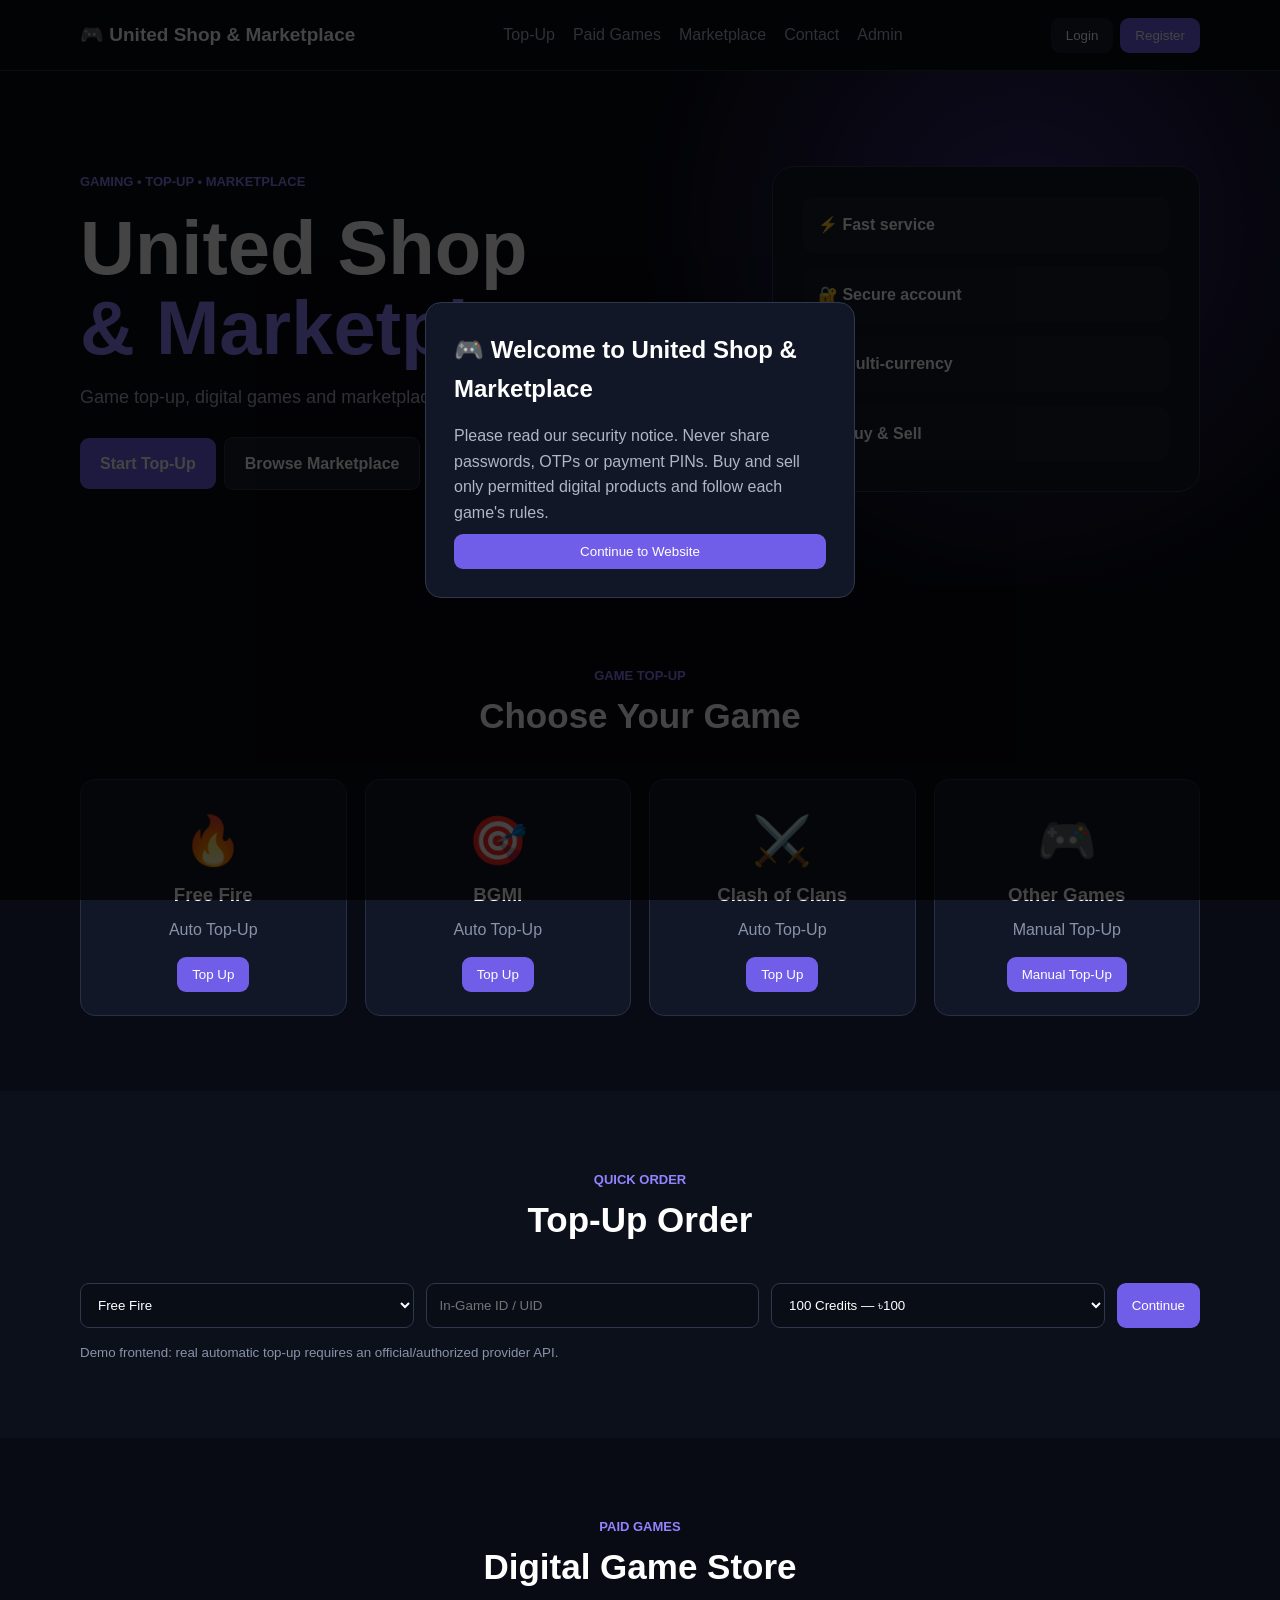
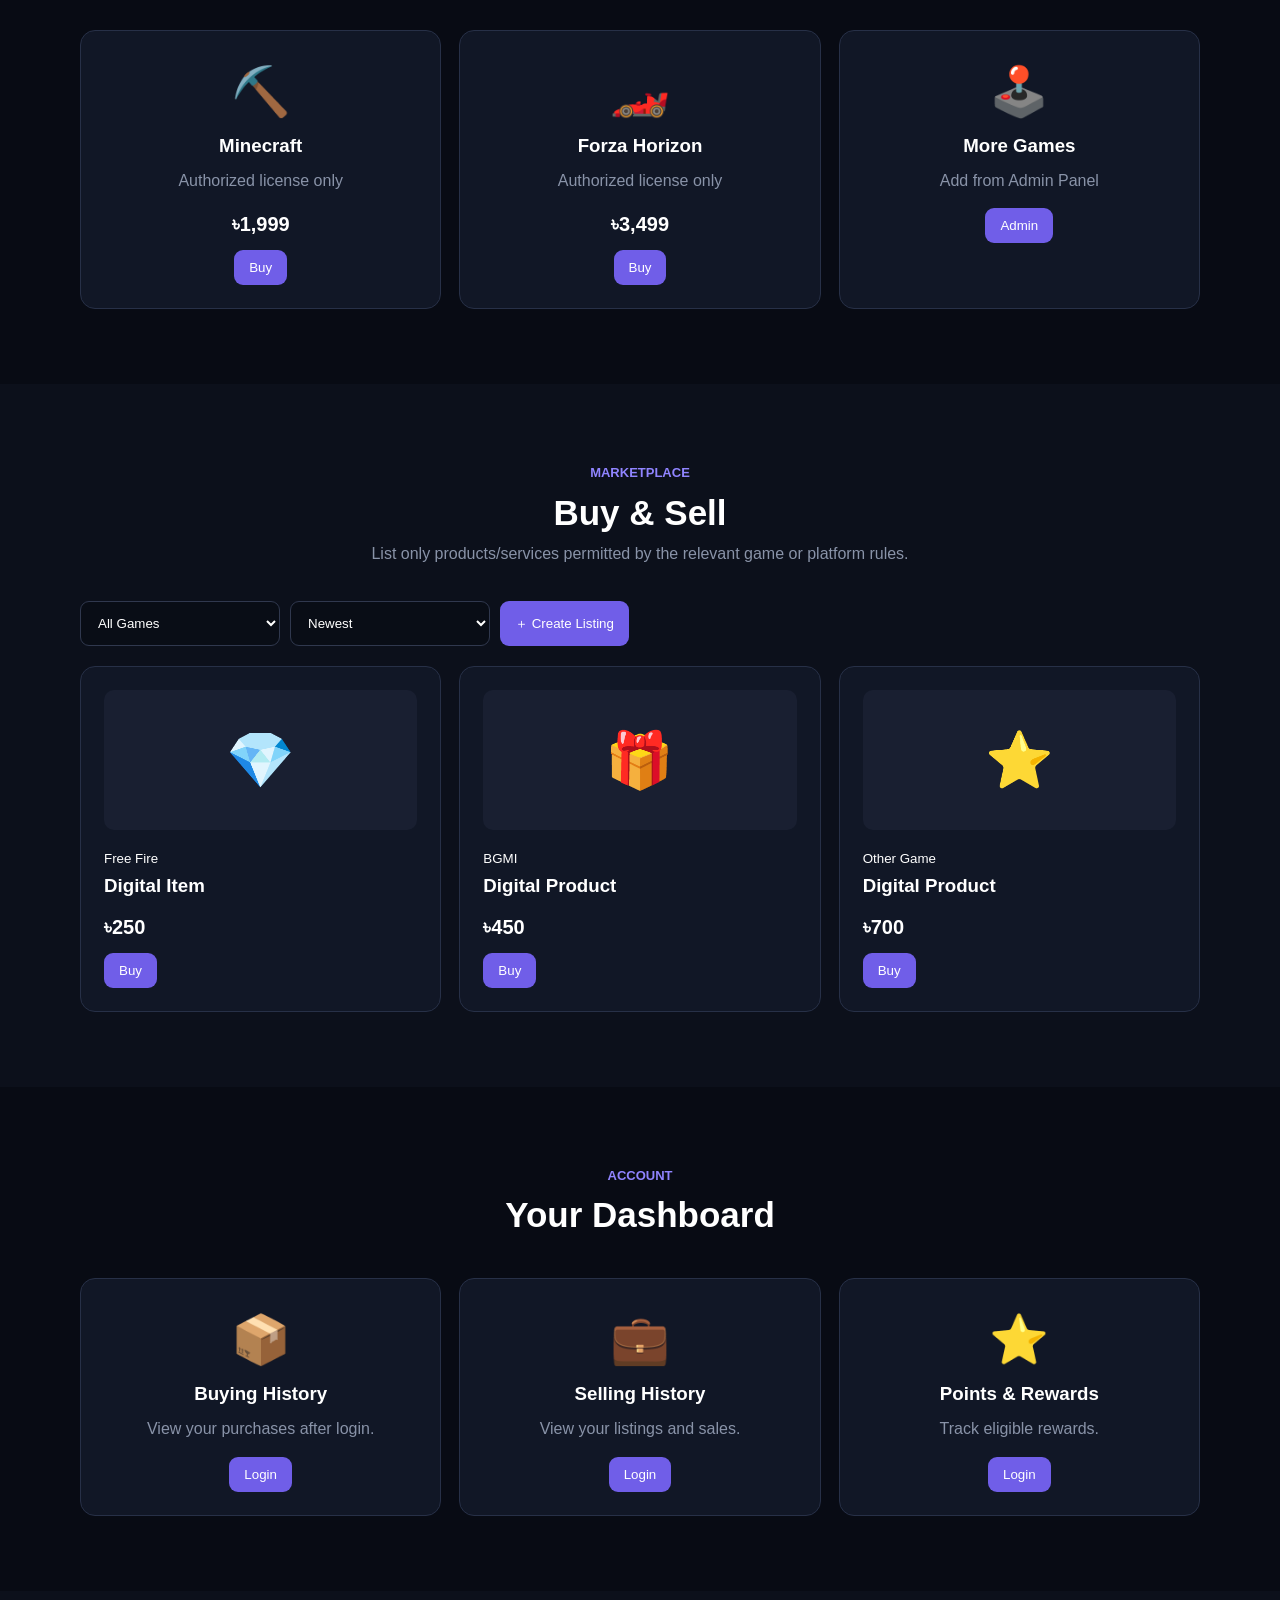
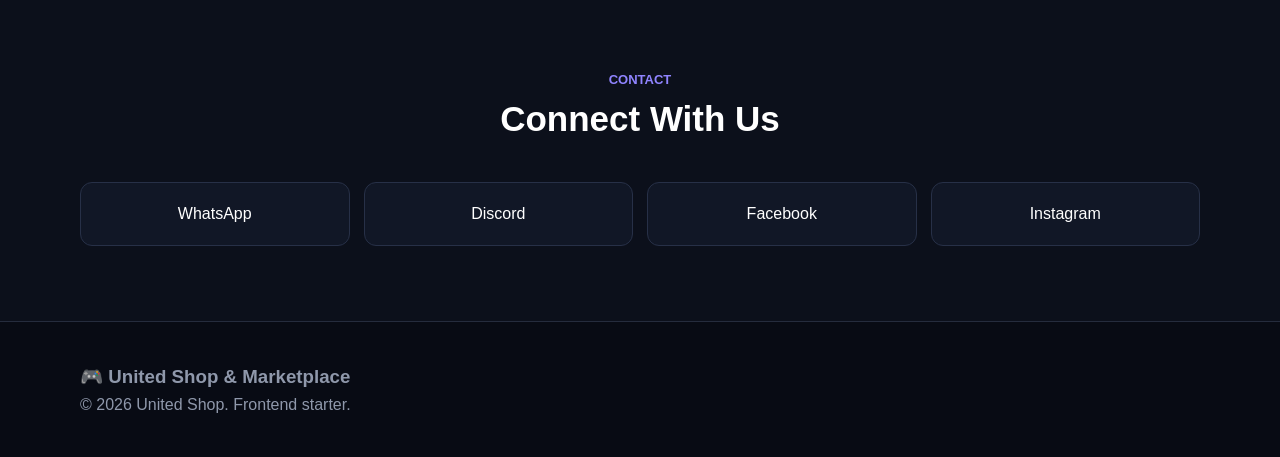
<file: index.html>
<!doctype html>
<html lang="en">
<head>
<meta charset="utf-8"><meta name="viewport" content="width=device-width,initial-scale=1">
<title>United Shop & Marketplace</title><link rel="stylesheet" href="style.css">
</head>
<body>
<div id="welcome" class="modal"><div class="modal-box"><h2>🎮 Welcome to United Shop & Marketplace</h2><p>Please read our security notice. Never share passwords, OTPs or payment PINs. Buy and sell only permitted digital products and follow each game's rules.</p><button onclick="hide('welcome')">Continue to Website</button></div></div>
<header><div class="wrap nav"><a class="brand" href="#">🎮 <span id="brandName">United Shop & Marketplace</span></a><nav><a href="#topup">Top-Up</a><a href="#games">Paid Games</a><a href="#marketplace">Marketplace</a><a href="#contact">Contact</a><a href="admin.html">Admin</a></nav><div><button class="darkbtn" onclick="show('login')">Login</button><button onclick="show('register')">Register</button></div></div></header>
<section class="hero"><div class="wrap hero-grid"><div><span class="tag">GAMING • TOP-UP • MARKETPLACE</span><h1>United Shop <em>& Marketplace</em></h1><p>Game top-up, digital games and marketplace services in one place.</p><a class="btn" href="#topup">Start Top-Up</a><a class="btn alt" href="#marketplace">Browse Marketplace</a></div><div class="hero-box"><b>⚡ Fast service</b><b>🔐 Secure account</b><b>🌍 Multi-currency</b><b>🛒 Buy & Sell</b></div></div></section>
<section id="topup" class="section"><div class="wrap"><div class="heading"><span>GAME TOP-UP</span><h2>Choose Your Game</h2></div><div class="grid four">
<div class="card"><i>🔥</i><h3>Free Fire</h3><p>Auto Top-Up</p><button onclick="chooseGame('Free Fire')">Top Up</button></div>
<div class="card"><i>🎯</i><h3>BGMI</h3><p>Auto Top-Up</p><button onclick="chooseGame('BGMI')">Top Up</button></div>
<div class="card"><i>⚔️</i><h3>Clash of Clans</h3><p>Auto Top-Up</p><button onclick="chooseGame('Clash of Clans')">Top Up</button></div>
<div class="card"><i>🎮</i><h3>Other Games</h3><p>Manual Top-Up</p><button onclick="chooseGame('Other Games')">Manual Top-Up</button></div>
</div></div></section>
<section class="section dark"><div class="wrap"><div class="heading"><span>QUICK ORDER</span><h2>Top-Up Order</h2></div><div class="form"><select id="game"><option>Free Fire</option><option>BGMI</option><option>Clash of Clans</option><option>Other Games</option></select><input id="uid" placeholder="In-Game ID / UID"><select id="pack"><option value="100">100 Credits — ৳100</option><option value="500">500 Credits — ৳500</option><option value="1000">1000 Credits — ৳1000</option></select><button onclick="createOrder()">Continue</button></div><small class="note">Demo frontend: real automatic top-up requires an official/authorized provider API.</small></div></section>
<section id="games" class="section"><div class="wrap"><div class="heading"><span>PAID GAMES</span><h2>Digital Game Store</h2></div><div class="grid three"><div class="card"><i>⛏️</i><h3>Minecraft</h3><p>Authorized license only</p><strong>৳1,999</strong><button onclick="needLogin('buy')">Buy</button></div><div class="card"><i>🏎️</i><h3>Forza Horizon</h3><p>Authorized license only</p><strong>৳3,499</strong><button onclick="needLogin('buy')">Buy</button></div><div class="card"><i>🕹️</i><h3>More Games</h3><p>Add from Admin Panel</p><button onclick="location.href='admin.html'">Admin</button></div></div></div></section>
<section id="marketplace" class="section dark"><div class="wrap"><div class="heading"><span>MARKETPLACE</span><h2>Buy & Sell</h2><p>List only products/services permitted by the relevant game or platform rules.</p></div><div class="toolbar"><select><option>All Games</option><option>Free Fire</option><option>BGMI</option><option>Other</option></select><select><option>Newest</option><option>Price: Low to High</option></select><button onclick="needLogin('sell')">＋ Create Listing</button></div><div class="grid three"><div class="product"><div class="art">💎</div><small>Free Fire</small><h3>Digital Item</h3><strong>৳250</strong><button onclick="needLogin('buy')">Buy</button></div><div class="product"><div class="art">🎁</div><small>BGMI</small><h3>Digital Product</h3><strong>৳450</strong><button onclick="needLogin('buy')">Buy</button></div><div class="product"><div class="art">⭐</div><small>Other Game</small><h3>Digital Product</h3><strong>৳700</strong><button onclick="needLogin('buy')">Buy</button></div></div></div></section>
<section class="section"><div class="wrap"><div class="heading"><span>ACCOUNT</span><h2>Your Dashboard</h2></div><div class="grid three"><div class="card"><i>📦</i><h3>Buying History</h3><p>View your purchases after login.</p><button onclick="show('login')">Login</button></div><div class="card"><i>💼</i><h3>Selling History</h3><p>View your listings and sales.</p><button onclick="show('login')">Login</button></div><div class="card"><i>⭐</i><h3>Points & Rewards</h3><p>Track eligible rewards.</p><button onclick="show('login')">Login</button></div></div></div></section>
<section id="contact" class="section dark"><div class="wrap"><div class="heading"><span>CONTACT</span><h2>Connect With Us</h2></div><div class="contact"><a id="wa" href="#">WhatsApp</a><a id="dc" href="#">Discord</a><a id="fb" href="#">Facebook</a><a id="ig" href="#">Instagram</a></div></div></section>
<footer><div class="wrap"><h3>🎮 <span id="footerName">United Shop & Marketplace</span></h3><p>© 2026 United Shop. Frontend starter.</p></div></footer>
<div id="login" class="modal hidden"><div class="modal-box"><button class="x" onclick="hide('login')">×</button><h2>Login</h2><input placeholder="Email / Username"><input type="password" placeholder="Password"><button onclick="demoLogin()">Login</button><p>New user? <a href="#" onclick="switchModal('login','register')">Register</a></p></div></div>
<div id="register" class="modal hidden"><div class="modal-box"><button class="x" onclick="hide('register')">×</button><h2>Create Account</h2><input placeholder="Username"><input placeholder="Email"><input type="password" placeholder="Password"><button onclick="demoRegister()">Create Account</button></div></div>
<script src="script.js"></script>
</body></html>
</file>
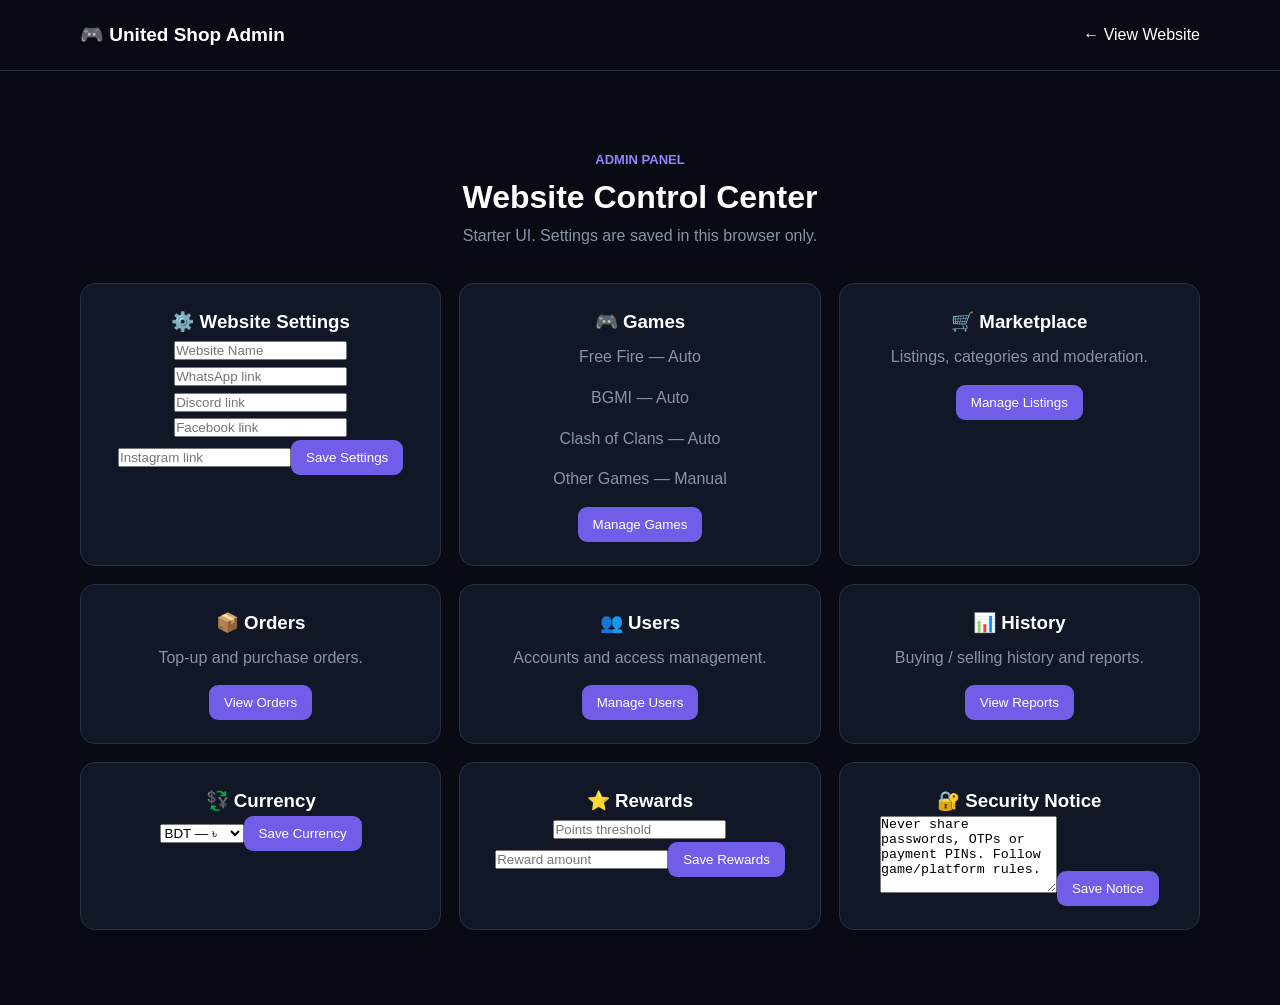
<file: admin.html>
<!doctype html><html lang="en"><head><meta charset="utf-8"><meta name="viewport" content="width=device-width,initial-scale=1"><title>United Shop Admin Panel</title><link rel="stylesheet" href="style.css"></head><body><header><div class="wrap nav"><a class="brand" href="index.html">🎮 United Shop Admin</a><a href="index.html">← View Website</a></div></header><main class="section"><div class="wrap"><div class="heading"><span>ADMIN PANEL</span><h1>Website Control Center</h1><p>Starter UI. Settings are saved in this browser only.</p></div><div class="grid three">
<div class="card"><h3>⚙️ Website Settings</h3><input id="name" placeholder="Website Name"><input id="wa" placeholder="WhatsApp link"><input id="discord" placeholder="Discord link"><input id="fb" placeholder="Facebook link"><input id="ig" placeholder="Instagram link"><button onclick="saveSettings()">Save Settings</button></div>
<div class="card"><h3>🎮 Games</h3><p>Free Fire — Auto</p><p>BGMI — Auto</p><p>Clash of Clans — Auto</p><p>Other Games — Manual</p><button onclick="alert('Game manager is a starter placeholder.')">Manage Games</button></div>
<div class="card"><h3>🛒 Marketplace</h3><p>Listings, categories and moderation.</p><button onclick="alert('Marketplace manager is a starter placeholder.')">Manage Listings</button></div>
<div class="card"><h3>📦 Orders</h3><p>Top-up and purchase orders.</p><button onclick="alert('Order manager is a starter placeholder.')">View Orders</button></div>
<div class="card"><h3>👥 Users</h3><p>Accounts and access management.</p><button onclick="alert('User manager is a starter placeholder.')">Manage Users</button></div>
<div class="card"><h3>📊 History</h3><p>Buying / selling history and reports.</p><button onclick="alert('Reports are a starter placeholder.')">View Reports</button></div>
<div class="card"><h3>💱 Currency</h3><select><option>BDT — ৳</option><option>USD — $</option><option>INR — ₹</option><option>EUR — €</option><option>AED — د.إ</option></select><button onclick="alert('Real exchange rates require a backend/API.')">Save Currency</button></div>
<div class="card"><h3>⭐ Rewards</h3><input placeholder="Points threshold"><input placeholder="Reward amount"><button onclick="alert('Reward settings saved in demo only.')">Save Rewards</button></div>
<div class="card"><h3>🔐 Security Notice</h3><textarea rows="5">Never share passwords, OTPs or payment PINs. Follow game/platform rules.</textarea><button onclick="alert('Notice saved in demo only.')">Save Notice</button></div>
</div></div></main><script>function saveSettings(){const s={name:document.getElementById('name').value||'United Shop & Marketplace',wa:document.getElementById('wa').value,discord:document.getElementById('discord').value,fb:document.getElementById('fb').value,ig:document.getElementById('ig').value};localStorage.setItem('unitedSettings',JSON.stringify(s));alert('Settings saved. Open the homepage to see them.')}<\/script></body></html>
</file>
<file: style.css>
*{box-sizing:border-box;margin:0;padding:0}html{scroll-behavior:smooth}body{font-family:Arial,sans-serif;background:#080b14;color:#fff;line-height:1.6}a{text-decoration:none;color:inherit}.wrap{width:min(1120px,92%);margin:auto}header{position:sticky;top:0;z-index:20;background:#090c15ee;border-bottom:1px solid #252c3d}.nav{min-height:70px;display:flex;align-items:center;justify-content:space-between;gap:20px}.brand{font-size:19px;font-weight:800}.nav nav{display:flex;gap:18px;color:#adb5c8}.nav button,button{border:0;border-radius:9px;padding:10px 15px;background:#705ee8;color:#fff;cursor:pointer}.darkbtn{background:#171d2b!important;margin-right:7px}.hero{padding:95px 0;background:radial-gradient(circle at 80% 30%,#392b75,transparent 35%)}.hero-grid{display:grid;grid-template-columns:1.5fr 1fr;gap:50px;align-items:center}.tag,.heading>span{color:#9084ff;font-weight:bold;font-size:13px}.hero h1{font-size:clamp(45px,7vw,76px);line-height:1.05;margin:15px 0}.hero h1 em{display:block;color:#9084ff;font-style:normal}.hero p{font-size:18px;color:#adb5c8;max-width:600px;margin-bottom:25px}.btn{display:inline-block;background:#705ee8;padding:13px 20px;border-radius:9px;margin-right:8px;font-weight:bold}.btn.alt{background:#171d2b;border:1px solid #30384e}.hero-box{display:grid;gap:14px;background:#111726;border:1px solid #30384e;border-radius:22px;padding:30px}.hero-box b{padding:15px;background:#171d2b;border-radius:10px}.section{padding:75px 0}.dark{background:#0c101b}.heading{text-align:center;margin-bottom:35px}.heading h2{font-size:35px}.heading p,.note{color:#8993a8}.grid{display:grid;gap:18px}.four{grid-template-columns:repeat(4,1fr)}.three{grid-template-columns:repeat(3,1fr)}.card,.product{background:#111726;border:1px solid #273047;border-radius:15px;padding:23px}.card{text-align:center}.card i{font-style:normal;font-size:48px}.card p{color:#8993a8;margin:7px 0 15px}.card strong,.product strong{display:block;font-size:20px;margin:10px 0}.form{display:grid;grid-template-columns:1fr 1fr 1fr auto;gap:12px}.form input,.form select,.toolbar select,.modal-box input,.modal-box textarea{width:100%;padding:13px;border-radius:9px;border:1px solid #30384e;background:#090d16;color:#fff}.note{display:block;margin-top:14px}.toolbar{display:flex;gap:10px;margin-bottom:20px}.toolbar select{max-width:200px}.product .art{height:140px;display:grid;place-items:center;background:#191f31;border-radius:10px;font-size:55px;margin-bottom:15px}.contact{display:grid;grid-template-columns:repeat(4,1fr);gap:14px}.contact a{background:#111726;border:1px solid #273047;border-radius:12px;padding:18px;text-align:center}.modal{position:fixed;inset:0;background:#000b;display:grid;place-items:center;z-index:100;padding:20px}.hidden{display:none}.modal-box{position:relative;background:#111726;border:1px solid #30384e;border-radius:16px;padding:28px;width:min(430px,100%)}.modal-box h2{margin-bottom:15px}.modal-box input{display:block;margin:10px 0}.modal-box button:not(.x){width:100%;margin-top:8px}.modal-box p{margin-top:12px;color:#aeb6c8}.x{position:absolute;right:12px;top:10px;background:none;font-size:24px;padding:4px}footer{padding:40px 0;border-top:1px solid #252c3d;color:#8f98ab}@media(max-width:850px){.nav nav{display:none}.hero-grid{grid-template-columns:1fr}.four,.three{grid-template-columns:repeat(2,1fr)}.form{grid-template-columns:1fr}.contact{grid-template-columns:1fr 1fr}}@media(max-width:550px){.four,.three,.contact{grid-template-columns:1fr}.hero{padding:65px 0}.hero h1{font-size:44px}.toolbar{flex-direction:column}.toolbar select{max-width:none}}
</file>
